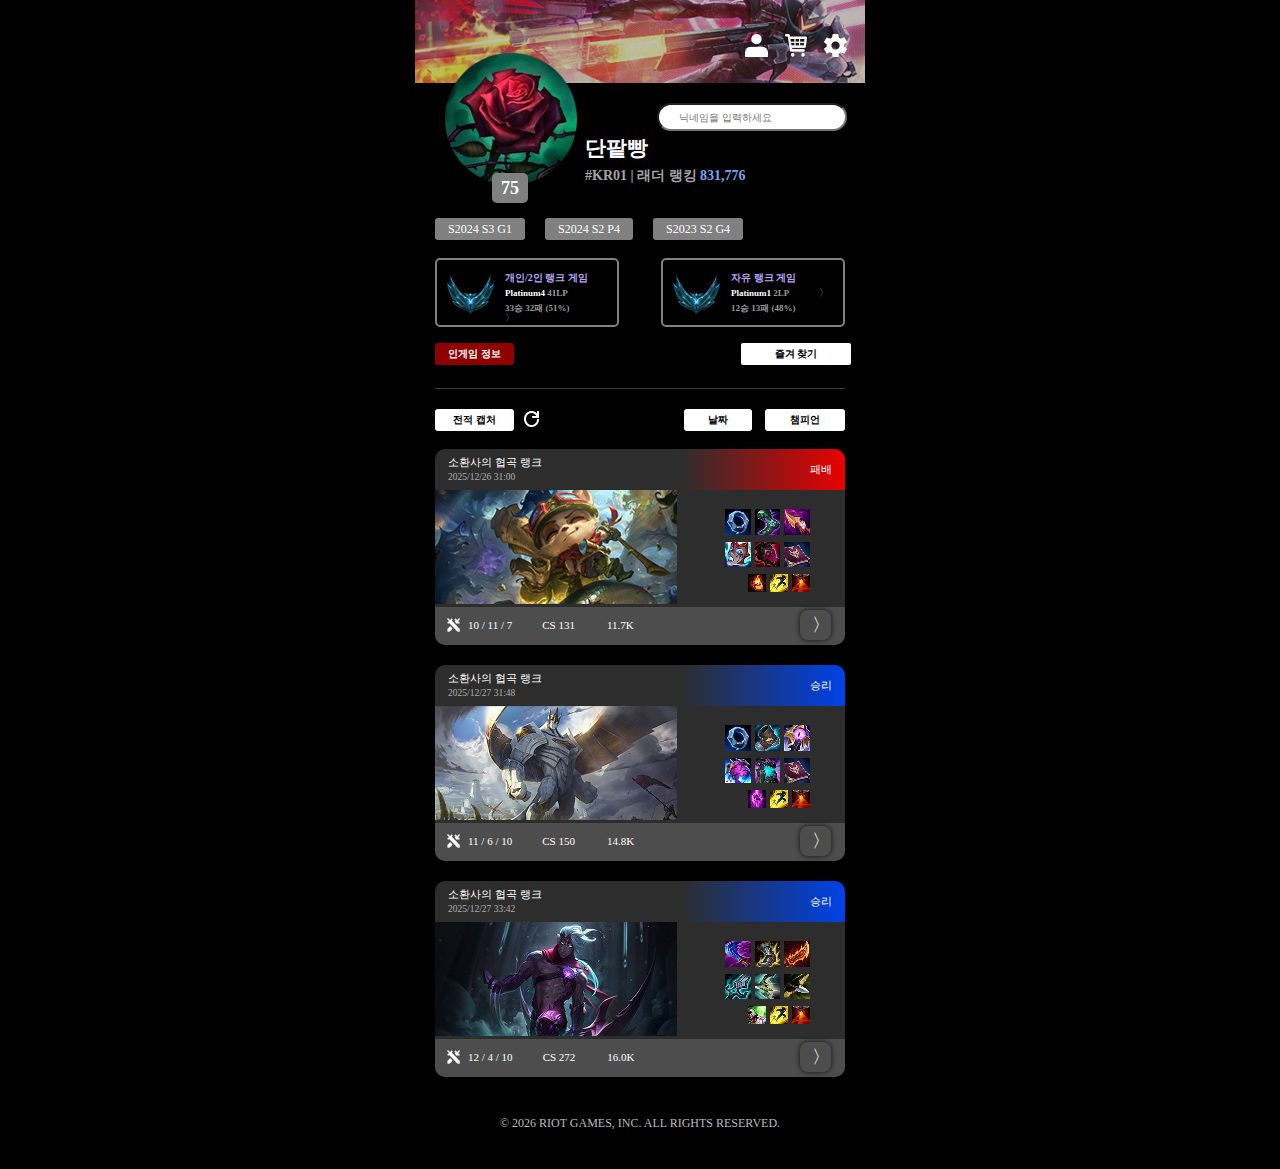
<file: index.html>
<!DOCTYPE html>
<html lang="ko">
<head>
  <meta charset="UTF-8">
  <meta name="viewport" content="width=device-width, initial-scale=1.0">
  <title>Index</title>
  <link rel="stylesheet" href="css/reset.css">
  <link rel="stylesheet" href="css/index.css">
  <link rel="icon" href="images/Riot.ico" type="image/x-icon">
  <link rel="icon" type="image/png" sizes="16x16" href="images/Riot-16x16.png">
  <link rel="icon" type="image/png" sizes="32x32" href="images/Riot-32x32.png">
  <link rel="icon" type="image/png" sizes="192x192" href="images/Riot-192x192.png">
  <script src="js/jquery-3.1.1.min.js"></script>
  <script src="js/script.js"></script>
</head>
<body>
  <div id="wrap">
    <header id="head">
      <div class="icn_hd">
        <a href="mypage.html"><img src="images/icn00.png" alt="마이페이지" class="icn0"></a>
        <a href="order.html"><img src="images/icn01.png" alt="장바구니" class="icn1"></a>
        <a href="option.html"><img src="images/icn02.png" alt="옵션" class="icn2"></a>
      </div><!-- icn_hd -->
    </header><!-- head -->
    <div id="sec1" role="section">
      <div class="profile">
        <img src="images/profile1.jpg.png" alt="프로필 사진">
        <p class="Lv">75</p>
      </div><!-- profile -->
      <div class="search">
      <form action="search" method="post" class="search_form">
        <label for="user_Srh"></label>
        <input type="search" placeholder="닉네임을 입력하세요" id="user_Srh">
      </form>
      </div><!-- search -->
      <div class="name">
        <h2 class="name1">단팥빵</h2>
        <p class="name2">#KR01 | 래더 랭킹 <span>831,776</span></p>
      </div><!-- name -->
      <nav class="season">
        <ul>
          <li class="sea_box1">S2024 S3 G1</li>
          <li class="sea_box2">S2024 S2 P4</li>
          <li class="sea_box3">S2023 S2 G4</li>
        </ul>
      </nav><!-- season -->
      <div class="tier">
        <div class="box1">
          <img src="images/tier.png" alt="티어" class="tie1">
          <div class="tit1">
            <p class="lank1">개인/2인 랭크 게임</p>
            <p class="point1">Platinum4<span> 41LP</span></p>
            <p class="paly1">33승 32패 (51%)</p>
          </div>
          <p class="giho">〉</p>
        </div>
        <div class="box2">
          <img src="images/tier.png" alt="티어" class="tie2">
          <div class="tit2">
            <p class="lank2">자유 랭크 게임</p>
            <p class="point2">Platinum1 <span>2LP</span></p>
            <p class="paly2">12승 13패 (48%)</p>
          </div>
          <p class="giho">〉</p>
        </div>
      </div><!-- tier -->
      <div class="menu1">
        <p class="ingame">인게임 정보</p>
        <p class="main_srh">즐겨 찾기</p>
      </div><!-- menu1 -->
    </div><!-- sec1 -->
    <div id="sec2" role="section">
      <div class="menu2">
        <p class="cap">전적 캡처</p>
        <img src="images/icn03.png" alt="새로고침" class="icn3">
        <p class="month">날짜</p>
        <p class="champion">챔피언</p>
      </div><!-- menu2 -->
      <div class="gamebox1">
        <div class="inf1">
          <div class="inf1_1">
            <p>소환사의 협곡 랭크<br><span>2025/12/26 31:00</span></p>
          </div>
          <div class="inf1_2">
            <p>패배</p>
          </div>
        </div><!-- inf -->
        <div class="img1">
          <div class="cha">
            <img src="images/teemo.png" alt="티모">
          </div><!-- cha -->
          <div class="item">
            <div class="item1">
              <img src="images/item1.jpg" alt="템1">
              <img src="images/item2.png" alt="템2">
              <img src="images/item3.png" alt="템3"><br>
              <img src="images/item4.png" alt="템4">
              <img src="images/item5.png" alt="템5">
              <img src="images/item6.png" alt="템6">
            </div><!-- item1 -->
            <div class="item2">
              <img src="images/spel1.png" alt="스펠1">
              <img src="images/spel2.png" alt="스펠2">
              <img src="images/item7.png" alt="템7">
            </div><!-- item2 -->
          </div><!-- item -->
        </div><!-- img1 -->
        <div class="playoff">
          <nav class="po1">
            <ul>
              <li>
                <img src="images/icn04.png" alt="결투" class="icn4">
                <p>10 / 11 / 7</p>
              </li>
              <li class="li1">CS 131</li>
              <li class="li2">11.7K</li>
            </ul>
          </nav>
          <div class="po2">
            <a href="#" class="movebox">〉</a>
          </div>
        </div><!-- playoff -->
      </div><!-- gamebox1 -->
      <div class="gamebox2">
        <div class="inf2">
          <div class="inf1_1">
            <p>소환사의 협곡 랭크<br><span>2025/12/27 31:48</span></p>
          </div>
          <div class="inf1_2">
            <p>승리</p>
          </div>
        </div><!-- inf -->
        <div class="img1">
          <div class="cha">
            <img src="images/galio.png" alt="갈리오">
          </div><!-- cha -->
          <div class="item">
            <div class="item1">
              <img src="images/item1.jpg" alt="템1">
              <img src="images/item8.png" alt="템2">
              <img src="images/item9.png" alt="템3"><br>
              <img src="images/item10.png" alt="템4">
              <img src="images/item11.png" alt="템5">
              <img src="images/item12.png" alt="템6">
            </div><!-- item1 -->
            <div class="item2">
              <img src="images/spel3.png" alt="스펠1">
              <img src="images/spel2.png" alt="스펠2">
              <img src="images/item7.png" alt="템7">
            </div><!-- item2 -->
          </div><!-- item -->
        </div><!-- img1 -->
        <div class="playoff">
          <nav class="po1">
            <ul>
              <li>
                <img src="images/icn04.png" alt="결투" class="icn4">
                <p>11 / 6 / 10</p>
              </li>
              <li class="li1">CS 150</li>
              <li class="li2">14.8K</li>
            </ul>
          </nav>
          <div class="po2">
            <a href="#" class="movebox">〉</a>
          </div>
        </div><!-- playoff -->
      </div><!-- gamebox2 -->
      <div class="gamebox3">
        <div class="inf2">
          <div class="inf1_1">
            <p>소환사의 협곡 랭크<br><span>2025/12/27 33:42</span></p>
          </div>
          <div class="inf1_2">
            <p>승리</p>
          </div>
        </div><!-- inf -->
        <div class="img1">
          <div class="cha">
            <img src="images/barus.png" alt="바루스">
          </div><!-- cha -->
          <div class="item">
            <div class="item1">
              <img src="images/item13.png" alt="템1">
              <img src="images/item14.png" alt="템2">
              <img src="images/item15.png" alt="템3"><br>
              <img src="images/item16.png" alt="템4">
              <img src="images/item17.png" alt="템5">
              <img src="images/item18.png" alt="템6">
            </div><!-- item1 -->
            <div class="item2">
              <img src="images/spel4.png" alt="스펠1">
              <img src="images/spel2.png" alt="스펠2">
              <img src="images/item7.png" alt="템7">
            </div><!-- item2 -->
          </div><!-- item -->
        </div><!-- img1 -->
        <div class="playoff">
          <nav class="po1">
            <ul>
              <li>
                <img src="images/icn04.png" alt="결투" class="icn4">
                <p>12 / 4 / 10</p>
              </li>
              <li class="li1">CS 272</li>
              <li class="li2">16.0K</li>
            </ul>
          </nav>
          <div class="po2">
            <a href="#" class="movebox">〉</a>
          </div>
        </div><!-- playoff -->
      </div><!-- gamebox3 -->
    </div><!-- sec2 -->
    <p class="copy">&copy; 2026 RIOT GAMES, INC. ALL RIGHTS RESERVED.</p>
  </div>
</body>
</html>
</file>
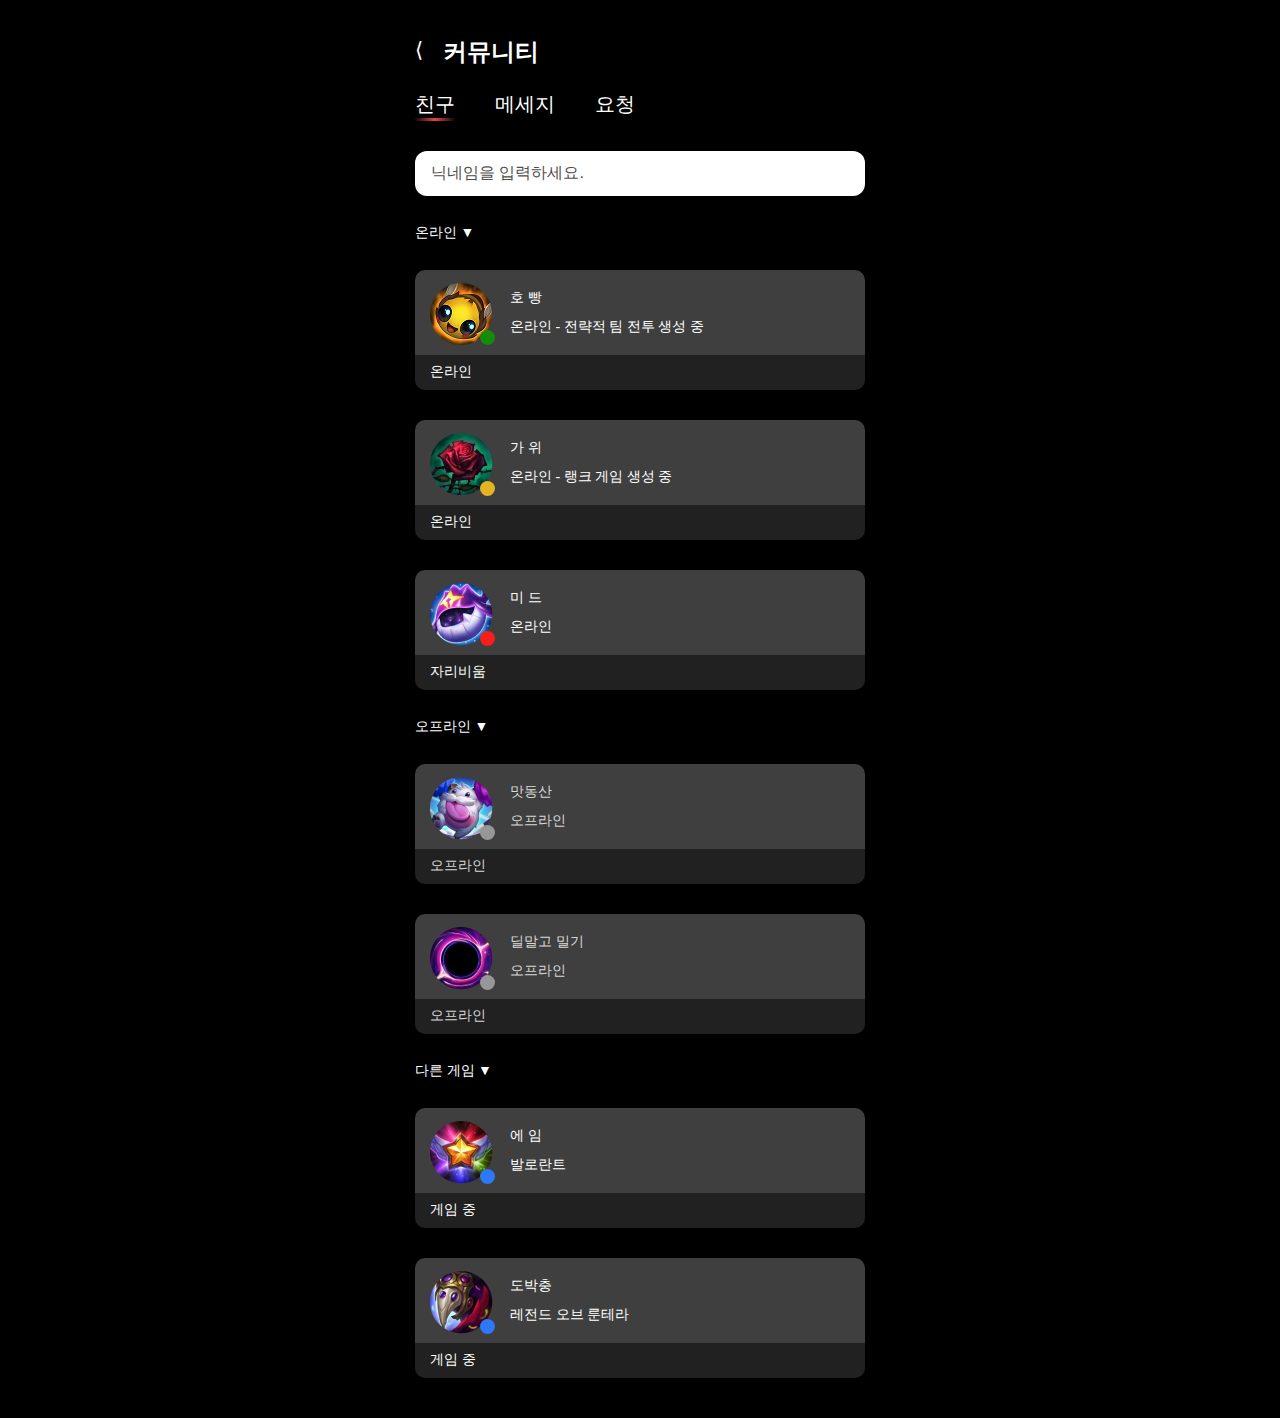
<file: community.html>
<!DOCTYPE html>
<html lang="ko">
<head>
  <meta charset="UTF-8">
  <meta name="viewport" content="width=device-width, initial-scale=1.0">
  <title>Community</title>
  <link rel="stylesheet" href="css/reset.css">
  <link rel="stylesheet" href="css/community.css">
  <link rel="icon" href="images/Riot.ico" type="image/x-icon">
  <link rel="icon" type="image/png" sizes="16x16" href="images/Riot-16x16.png">
  <link rel="icon" type="image/png" sizes="32x32" href="images/Riot-32x32.png">
  <link rel="icon" type="image/png" sizes="192x192" href="images/Riot-192x192.png">
</head>
<body>
  <div id="wrap">
    <div class="header">
      <p class="back"><a href="index.html">⟨</a></p>
      <h2 class="main">커뮤니티</h2>
      <nav class="opt">
        <li class="opt1">친구</li>
        <li class="opt2">메세지</li>
        <li class="opt3">요청</li>
      </nav><!-- opt -->
    </div><!-- header -->
    <div class="srh">
      <input type="search" value="닉네임을 입력하세요." class="srh1">
    </div>
    <div class="on">
      <p class="online">온라인 ▼</p>
      <div class="on_box1">
        <div class="pro1">
          <img src="images/pro1.png" alt="프로필사진1" class="pro1_1">
          <div class="circle"></div>
          <p class="nick1">호 빵</p>
          <p class="play1">온라인 - 전략적 팀 전투 생성 중</p>
        </div>
        <div class="use1">
          <p class="use1_1">온라인</p>
        </div>
      </div><!-- on_box1 -->
      <div class="on_box1">
        <div class="pro1">
          <img src="images/pro2.png" alt="프로필사진1" class="pro1_1">
          <div class="circle3"></div>
          <p class="nick1">가 위</p>
          <p class="play1">온라인 - 랭크 게임 생성 중</p>
        </div>
        <div class="use1">
          <p class="use1_1">온라인</p>
        </div>
      </div><!-- on_box1 -->
      <div class="on_box1">
        <div class="pro1">
          <img src="images/pro3.png" alt="프로필사진1" class="pro1_1">
          <div class="circle4"></div>
          <p class="nick1">미 드</p>
          <p class="play1">온라인</p>
        </div>
        <div class="use1">
          <p class="use1_1">자리비움</p>
        </div>
      </div><!-- on_box1 -->
    </div><!-- on -->
    <div class="off">
      <p class="online">오프라인 ▼</p>
      <div class="on_box2">
        <div class="pro1">
          <img src="images/pro4.png" alt="프로필사진1" class="pro1_1">
          <div class="circle2"></div>
          <p class="nick1">맛동산</p>
          <p class="play1">오프라인</p>
        </div>
        <div class="use1">
          <p class="use1_1">오프라인</p>
        </div>
      </div><!-- on_box1 -->
      <div class="on_box2">
        <div class="pro1">
          <img src="images/pro5.png" alt="프로필사진1" class="pro1_1">
          <div class="circle2"></div>
          <p class="nick1">딜말고 밀기</p>
          <p class="play1">오프라인</p>
        </div>
        <div class="use1">
          <p class="use1_1">오프라인</p>
        </div>
      </div><!-- on_box1 -->
    </div><!-- off -->
    <div class="change">
      <p class="online">다른 게임 ▼</p>
      <div class="on_box1">
        <div class="pro1">
          <img src="images/pro6.png" alt="프로필사진1" class="pro1_1">
          <div class="circle1"></div>
          <p class="nick1">에 임</p>
          <p class="play1">발로란트</p>
        </div>
        <div class="use1">
          <p class="use1_1">게임 중</p>
        </div>
      </div><!-- on_box1 -->
      <div class="on_box1">
        <div class="pro1">
          <img src="images/pro7.png" alt="프로필사진1" class="pro1_1">
          <div class="circle1"></div>
          <p class="nick1">도박충</p>
          <p class="play1">레전드 오브 룬테라</p>
        </div>
        <div class="use1">
          <p class="use1_1">게임 중</p>
        </div>
      </div><!-- on_box1 -->
    </div><!-- off -->
  </div><!-- wrap -->
</body>
</html>
</file>
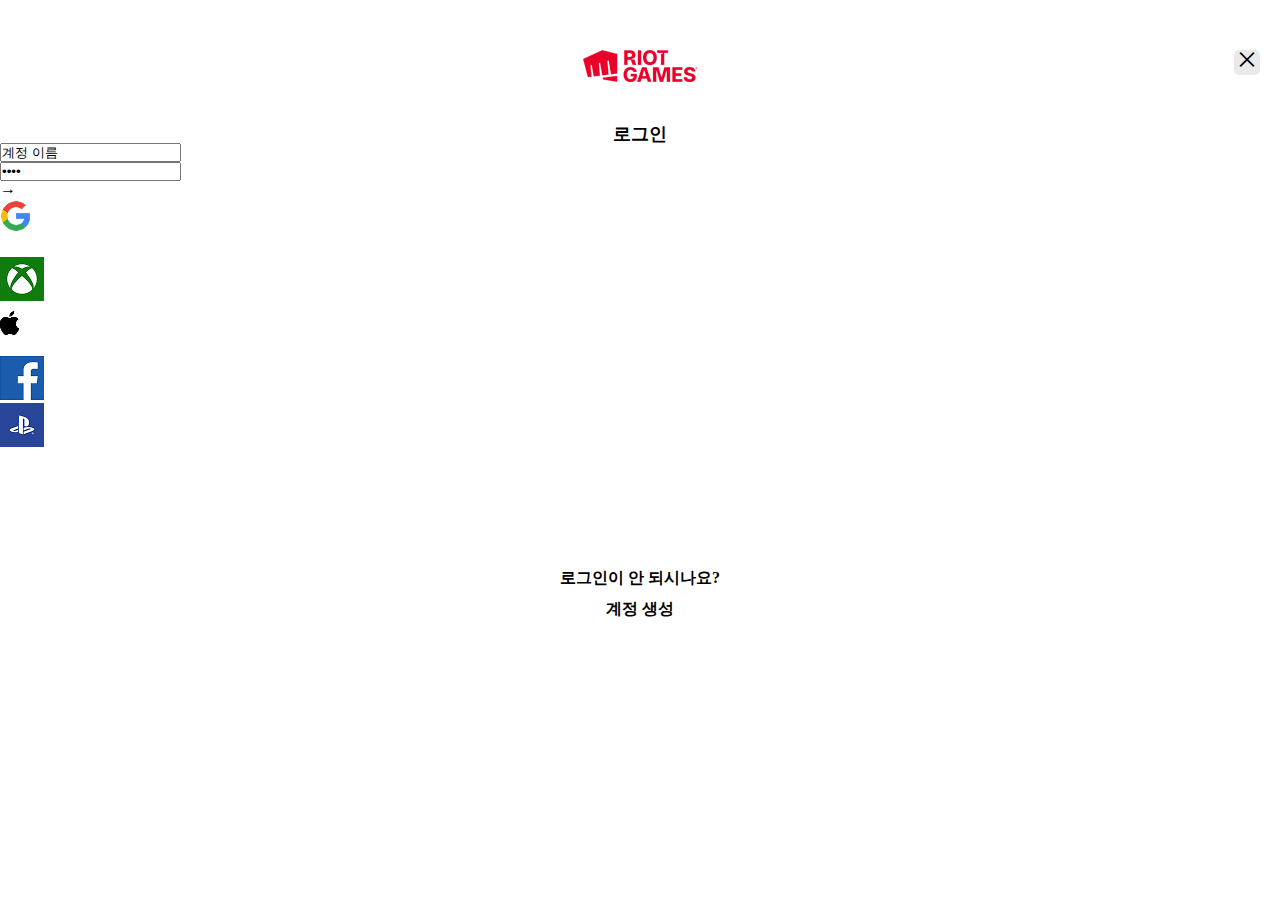
<file: login.html>
<!DOCTYPE html>
<html lang="ko">
<head>
  <meta charset="UTF-8">
  <meta name="viewport" content="width=device-width, initial-scale=1.0">
  <title>Riot_login</title>
  <link rel="stylesheet" href="css/reset.css">
  <link rel="stylesheet" href="css/login.css">
  <link rel="icon" href="images/Riot.ico" type="image/x-icon">
  <link rel="icon" type="image/png" sizes="16x16" href="images/Riot-16x16.png">
  <link rel="icon" type="image/png" sizes="32x32" href="images/Riot-32x32.png">
  <link rel="icon" type="image/png" sizes="192x192" href="images/Riot-192x192.png">
</head>
<body>
  <div id="wrap">
    <div id="head_log">
      <img src="images/Untitled-1.png" alt="logo" class="log_logo">
      <p class="log_close"><a href="index.html">⨉</a></p>
    </div>
    <div id="login">
      <h2>로그인</h2>
      <div>
        <input type="email" value="계정 이름" class="log_id">
      </div>
      <div>
        <input type="password" value="비밀번호" class="log_pwd">
      </div>
    </div>
    <div>
      <p class="log_next"><a href="index.html">→</a></p>
    </div>
    <div id="sns">
      <nav id="wrap_nav">
        <li class="Google"><a href="#"><img src="images/Google.png" alt="Google"></a></li>
        <li class="XBox"><a href="#"><img src="images/XBox.png" alt="XBox"></a></li>
        <li class="Apple"><a href="#"><img src="images/Apple.png" alt="Apple"></a></li>
        <li class="FB"><a href="#"><img src="images/FackBook.png" alt="FaceBook"></a></li>
        <li class="PS"><a href="#"><img src="images/Ps4.png" alt="PlayStation"></a></li>
      </nav>
    </div>
    <div id="fnb">
      <div>
        <p class="fnb1"><a href="#">로그인이 안 되시나요?</a></p>
      </div>
      <div>
        <p class="fnb2"><a href="signup.html">계정 생성</a></p>
      </div>
    </div>
  </div>
</body>
</html>
</file>
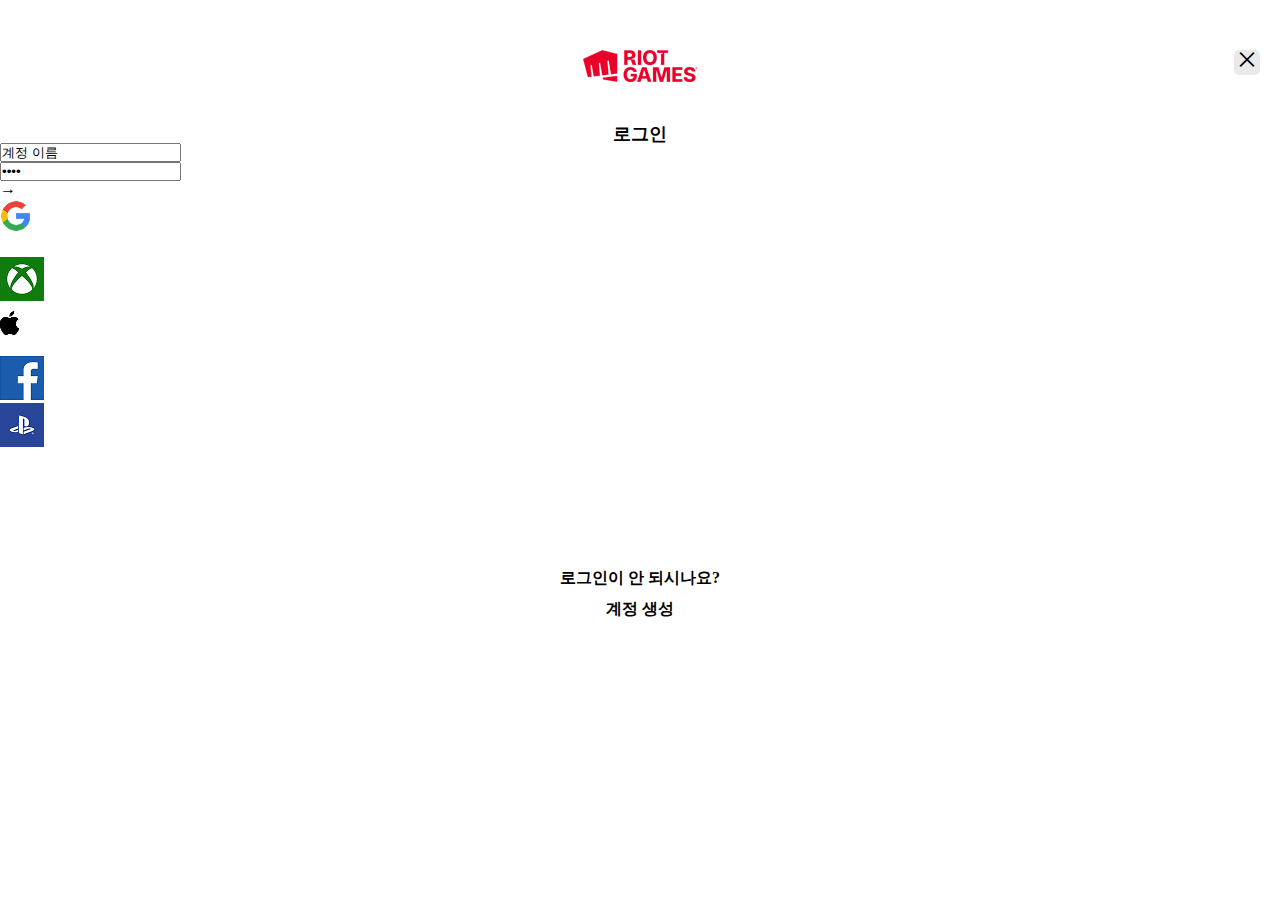
<file: mypage.html>
<!DOCTYPE html>
<html lang="ko">
<head>
  <meta charset="UTF-8">
  <meta name="viewport" content="width=device-width, initial-scale=1.0">
  <title>mypage</title>
  <link rel="stylesheet" href="css/reset.css">
  <link rel="stylesheet" href="css/mypage.css">
  <link rel="icon" href="images/Riot.ico" type="image/x-icon">
  <link rel="icon" type="image/png" sizes="16x16" href="images/Riot-16x16.png">
  <link rel="icon" type="image/png" sizes="32x32" href="images/Riot-32x32.png">
  <link rel="icon" type="image/png" sizes="192x192" href="images/Riot-192x192.png">
  <script src="js/jquery-3.1.1.min.js"></script>
  <script src="js/script.js"></script>
</head>
<body>
  <div class="container">
    <a href="index.html"><img src="images/Untitled-1.png" alt="logo" class="log_logo"></a>
    <div class="container_box">
      <h2>내 정보</h2>
      <div id="userInfo">로그인 후 이용해주세요.</div>    
      <button id="logoutButton" class="logout">로그아웃</button>
    </div>
  </div>

</body>
</html>
</file>
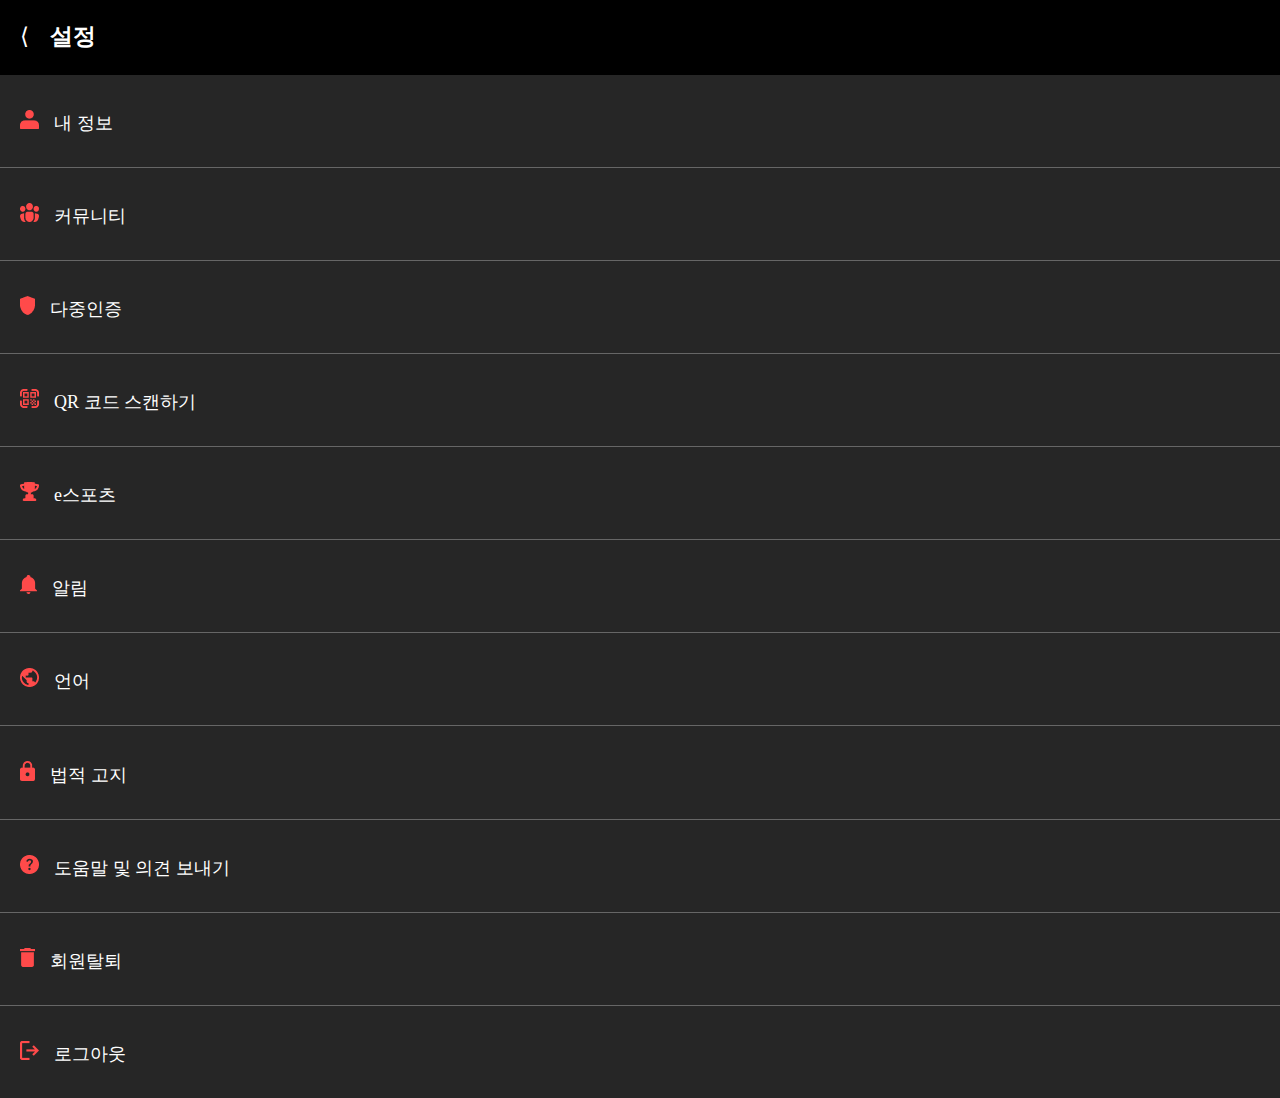
<file: option.html>
<!DOCTYPE html>
<html lang="ko">
<head>
  <meta charset="UTF-8">
  <meta name="viewport" content="width=device-width, initial-scale=1.0">
  <title>Option</title>
  <link rel="stylesheet" href="css/reset.css">
  <link rel="stylesheet" href="css/option.css">
  <link rel="icon" href="images/Riot.ico" type="image/x-icon">
  <link rel="icon" type="image/png" sizes="16x16" href="images/Riot-16x16.png">
  <link rel="icon" type="image/png" sizes="32x32" href="images/Riot-32x32.png">
  <link rel="icon" type="image/png" sizes="192x192" href="images/Riot-192x192.png">
  <script src="js/jquery-3.1.1.min.js"></script>
  <script src="js/script.js"></script>
</head>
<body>
  <div id="wrap">
    <div class="header">
      <p> <a href="index.html">⟨</a></p>
      <h2>설정</h2> 
    </div><!-- header -->
    <nav class="menu">
      <ul>
        <li class="me0"><a href="mypage.html"><img src="images/icn0.png" alt="icn1">내 정보</a></li>
        <li class="me1"><a href="community.html"><img src="images/icn1.png" alt="icn1">커뮤니티</a></li>
        <li class="me2"><a href="#"><img src="images/icn2.png" alt="icn2">다중인증</a></li>
        <li class="me3"><a href="#"><img src="images/icn3.png" alt="icn3">QR 코드 스캔하기</a></li>
        <li class="me4"><a href="#"><img src="images/icn4.png" alt="icn4">e스포츠</a></li>
        <li class="me5"><a href="#"><img src="images/icn5.png" alt="icn5">알림</a></li>
        <li class="me6"><a href="#"><img src="images/icn6.png" alt="icn6">언어</a></li>
        <li class="me7"><a href="#"><img src="images/icn7.png" alt="icn7">법적 고지</a></li>
        <li class="me8"><a href="#"><img src="images/icn8.png" alt="icn8">도움말 및 의견 보내기</a></li>
        <li class="me9" id="signOut"><a href="#"><img src="images/icn9.png" alt="icn9">회원탈퇴</a></li>
        <li class="me10" id="logoutButton"><a href="#"><img src="images/icn10.png" alt="icn10">로그아웃</a></li>
      </ul>
      </nav>
  </div><!-- wrap -->
</body>
</html>
</file>
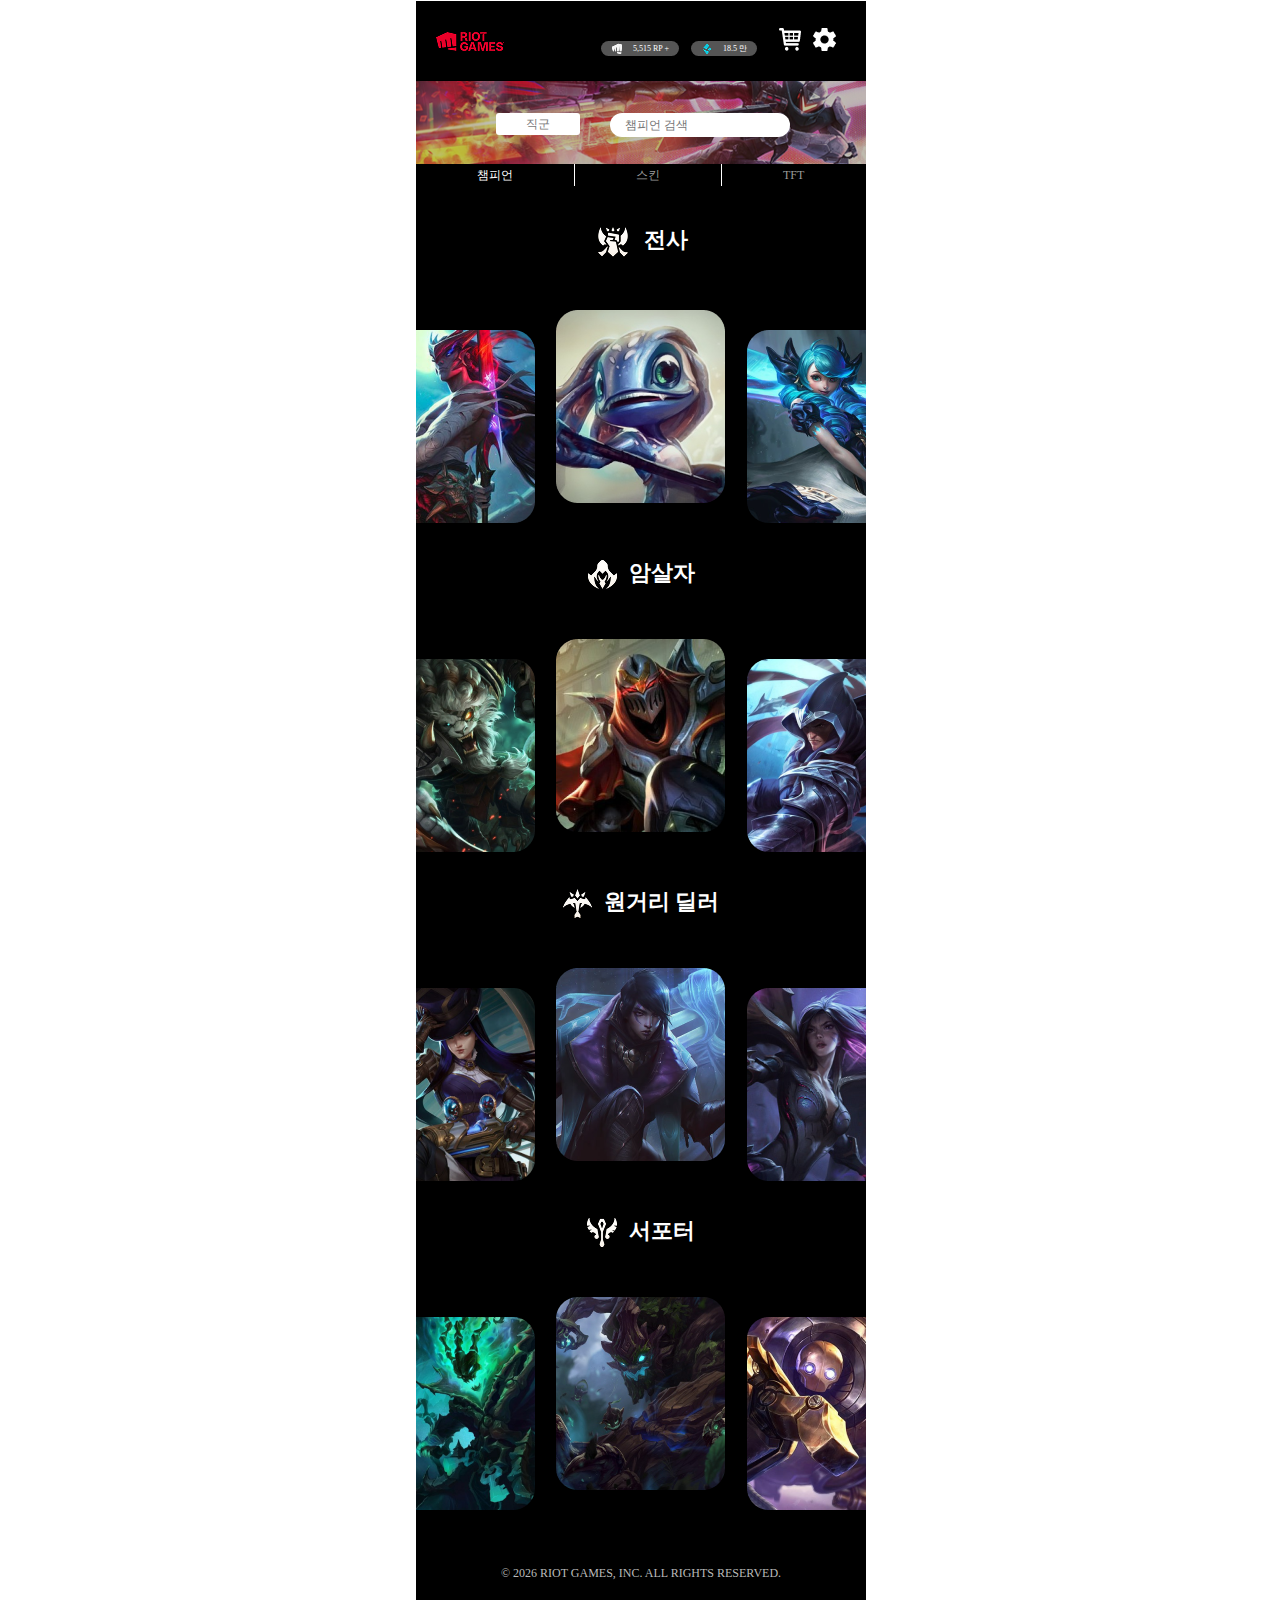
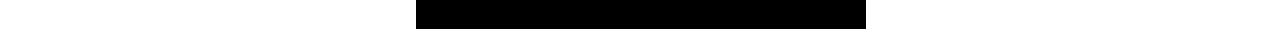
<file: order.html>
<!DOCTYPE html>
<html lang="ko">
<head>
  <meta charset="UTF-8">
  <meta name="viewport" content="width=device-width, initial-scale=1.0">
  <title>order</title>
  <link rel="stylesheet" href="css/reset.css">
  <link rel="stylesheet" href="css/order.css">
  <link rel="icon" href="images/Riot.ico" type="image/x-icon">
  <link rel="icon" type="image/png" sizes="16x16" href="images/Riot-16x16.png">
  <link rel="icon" type="image/png" sizes="32x32" href="images/Riot-32x32.png">
  <link rel="icon" type="image/png" sizes="192x192" href="images/Riot-192x192.png">
  <script src="js/jquery-3.1.1.min.js"></script>
  <script src="js/script.js"></script>
</head>
<body>
  <div id="wrap">
    <header class="head">
      <a href="index.html" class="Logo"><img src="images/riotlogo3.png" alt="메인로고"></a>
      <a href="pay.html" class="mon1"><img src="images/icn05.png" alt="로고1">5,515 RP +</a>
      <a href="#" class="mon2"><img src="images/icn06.png" alt="로고2">18.5 만</a>
      <a href="order.html"><img src="images/icn01.png" alt="장바구니" class="icn1"></a>
      <a href="option.html"><img src="images/icn02.png" alt="옵션" class="icn2"></a>
    </header><!-- head -->
    <div class="sec1">
      <div class="imgBg">
        <a href="#"><p class="shopMenu">직군</p></a>
        <input type="search" placeholder="챔피언 검색" class="shopSearch">
      </div><!-- imgBg -->
      <nav class="menu">
        <ul>
          <li class="menu1">챔피언</li>
          <li class="menu2">스킨</li>
          <li class="menu3">TFT</li>
        </ul>
      </nav>
    </div><!-- sec1 -->
    <div class="sec2">
      <div class="pos1">
        <div class="name1">
          <a href="#"><img src="images/position1.png" alt="posImg">전사</a>
        </div>
        <nav class="pos1_1">
          <ul>
            <li class="posi1"><img src="images/yone.png" alt="yone"></li>
            <li class="posi2"><img src="images/piz.png" alt="piz"></li>
            <li class="posi3"><img src="images/gwen.png" alt="gwen"></li>
          </ul>
        </nav>
      </div><!-- pos1 -->
      <div class="pos2">
        <div class="name2">
          <a href="#"><img src="images/position2.png" alt="posImg">암살자</a>
        </div>
        <nav class="pos2_1">
          <ul>
            <li class="posi4"><img src="images/renga.png" alt="renga"></li>
            <li class="posi5"><img src="images/zed.png" alt="zed"></li>
            <li class="posi6"><img src="images/talon.png" alt="talon"></li>
          </ul>
          </nav>
      </div><!-- pos2 -->
      <div class="pos3">
        <div class="name3">
          <a href="#"><img src="images/position3.png" alt="posImg">원거리 딜러</a>
        </div>
        <nav class="pos3_1">
          <ul>
            <li class="posi7"><img src="images/keit.png" alt="keit"></li>
            <li class="posi8"><img src="images/apellios.png" alt="apellios"></li>
            <li class="posi9"><img src="images/kaisa.png" alt="kaisa"></li>
          </ul>
        </nav>
      </div><!-- pos3 -->
      <div class="pos4">
        <div class="name4">
          <a href="#"><img src="images/position4.png" alt="posImg">서포터</a>
        </div>
        <nav class="pos4_1">
          <ul>
            <li class="posi10"><img src="images/thresh.png" alt="thresh"></li>
            <li class="posi11"><img src="images/maokai.png" alt="maokai"></li>
            <li class="posi12"><img src="images/blz.png" alt="blz"></li>
          </ul>
        </nav>
      </div><!-- pos4 -->
    </div>
    <p class="copy">&copy; 2026 RIOT GAMES, INC. ALL RIGHTS RESERVED.</p>
  </div>
</body>
</html>
</file>
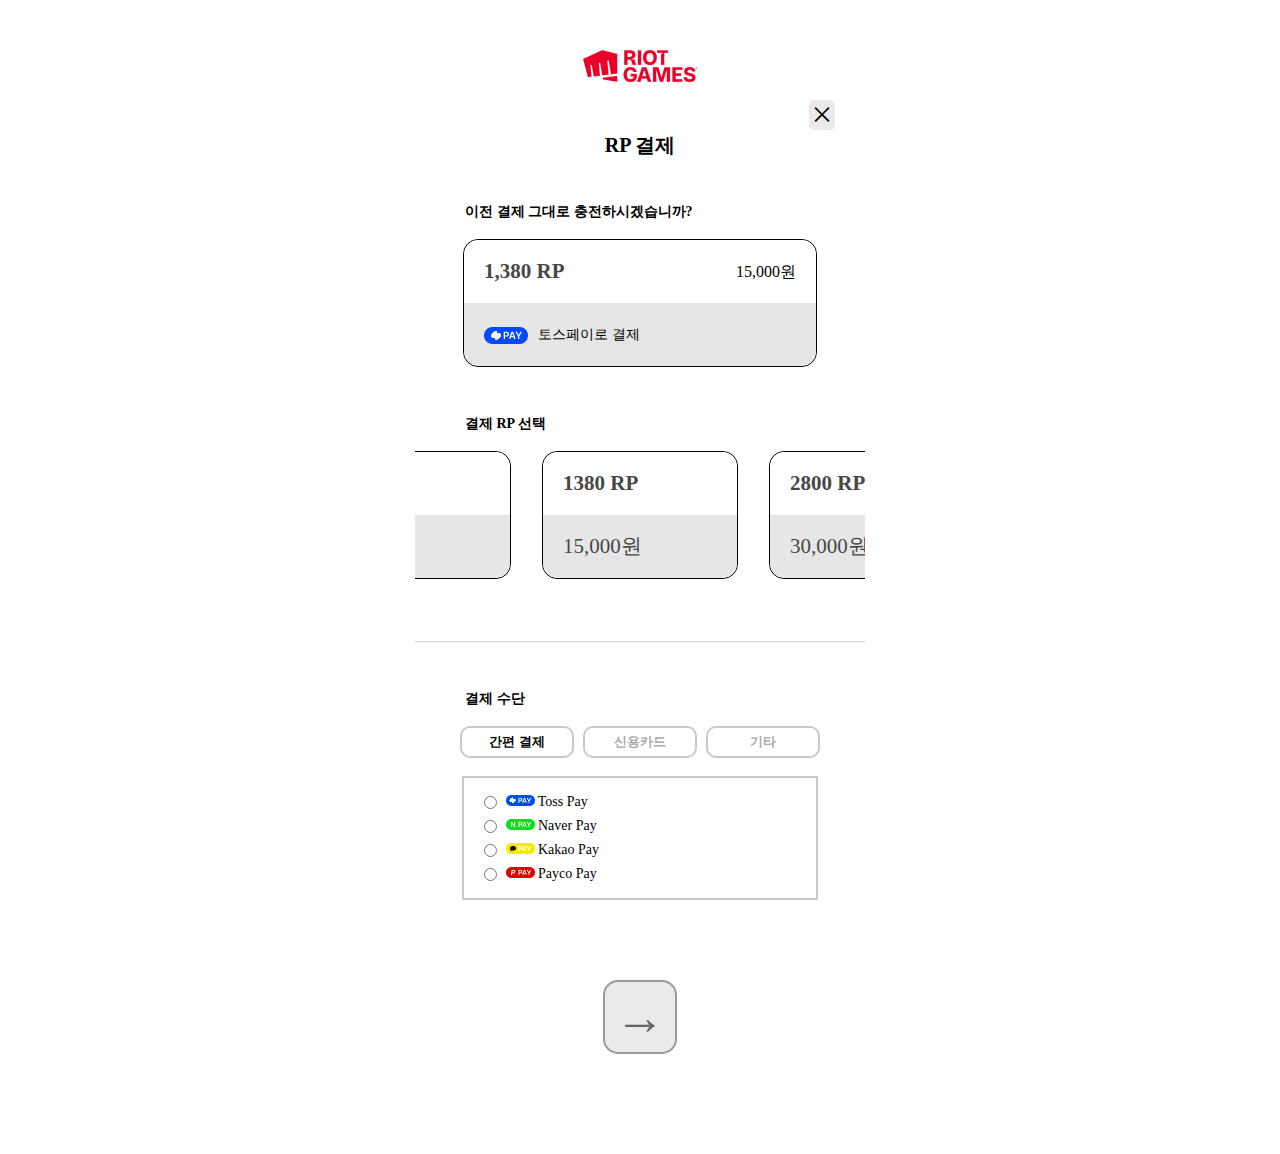
<file: pay.html>
<!DOCTYPE html>
<html lang="ko">
<head>
  <meta charset="UTF-8">
  <meta name="viewport" content="width=device-width, initial-scale=1.0">
  <title>Pay</title>
  <link rel="stylesheet" href="css/reset.css">
  <link rel="stylesheet" href="css/pay.css">
  <link rel="icon" href="images/Riot.ico" type="image/x-icon">
  <link rel="icon" type="image/png" sizes="16x16" href="images/Riot-16x16.png">
  <link rel="icon" type="image/png" sizes="32x32" href="images/Riot-32x32.png">
  <link rel="icon" type="image/png" sizes="192x192" href="images/Riot-192x192.png">
  <script src="js/jquery-3.1.1.min.js"></script>
  <script src="js/script.js"></script>
</head>
<body>
  <div id="wrap">
    <div id="head_log">
      <a href="index.html"><img src="images/Untitled-1.png" alt="logo" class="log_logo"></a>
      <p class="log_close"><a href="order.html">⨉</a></p>
      <h2 class="hdln">RP 결제</h2>
    </div>
    <h3>이전 결제 그대로 충전하시겠습니까?</h3>
    <div class="befPay">
      <div class="befPay1">
        <p class="RP">1,380 RP</p>
        <p class="won">15,000원</p>
      </div>
      <div class="befPay2">
        <img src="images/payToss.png" alt="toss" class="pay1">
        <p class="txt1">토스페이로 결제</p>
      </div>
    </div>
    <div class="Pay">
      <h3>결제 RP 선택</h3>
      <div class="payBox1">
        <div class="GM1">575 RP</div>
        <div class="MN1">6,800원</div>
      </div>
      <div class="payBox2">
        <div class="GM2">1380 RP</div>
        <div class="MN2">15,000원</div>
      </div>
      <div class="payBox3">
        <div class="GM3">2800 RP</div>
        <div class="MN3">30,000원</div>
      </div>
    </div>
    <div class="payKind">
      <h3 class="hrd">결제 수단</h3>
      <nav class="payKind1">
        <ul>
          <li class="kd1">간편 결제</li>
          <li class="kd2">신용카드</li>
          <li class="kd3">기타</li>
        </ul>
      </nav>
      <div class="payKind2">
        <div class="box1">
        <input type="radio" id="check1" name="Toss" value="tossPay">
        <label for="check1"><img src="images/pay1.png" alt="p1" class="p1_1"> Toss Pay</label>
        </div>
        <div class="box1">
        <input type="radio" id="check2" name="Naver" value="naverPay">
        <label for="check2"><img src="images/pay2.png" alt="p2" class="p2_1"> Naver Pay</label>
        </div>
        <div class="box1">
        <input type="radio" id="check3" name="Kakao" value="kakaoPay">
        <label for="check3"><img src="images/pay3.png" alt="p3" class="p3_1"> Kakao Pay</label>
        </div>
        <div class="box1">
        <input type="radio" id="check4" name="Payco" value="paycoPay">
        <label for="check4"><img src="images/pay4.png" alt="p4" class="p4_1"> Payco Pay</label>
        </div>      
      </div>        
      <div>
        <p class="log_next"><a href="order.html">→</a></p>
      </div>
    </div>
  </div>
</body>
</html>
</file>
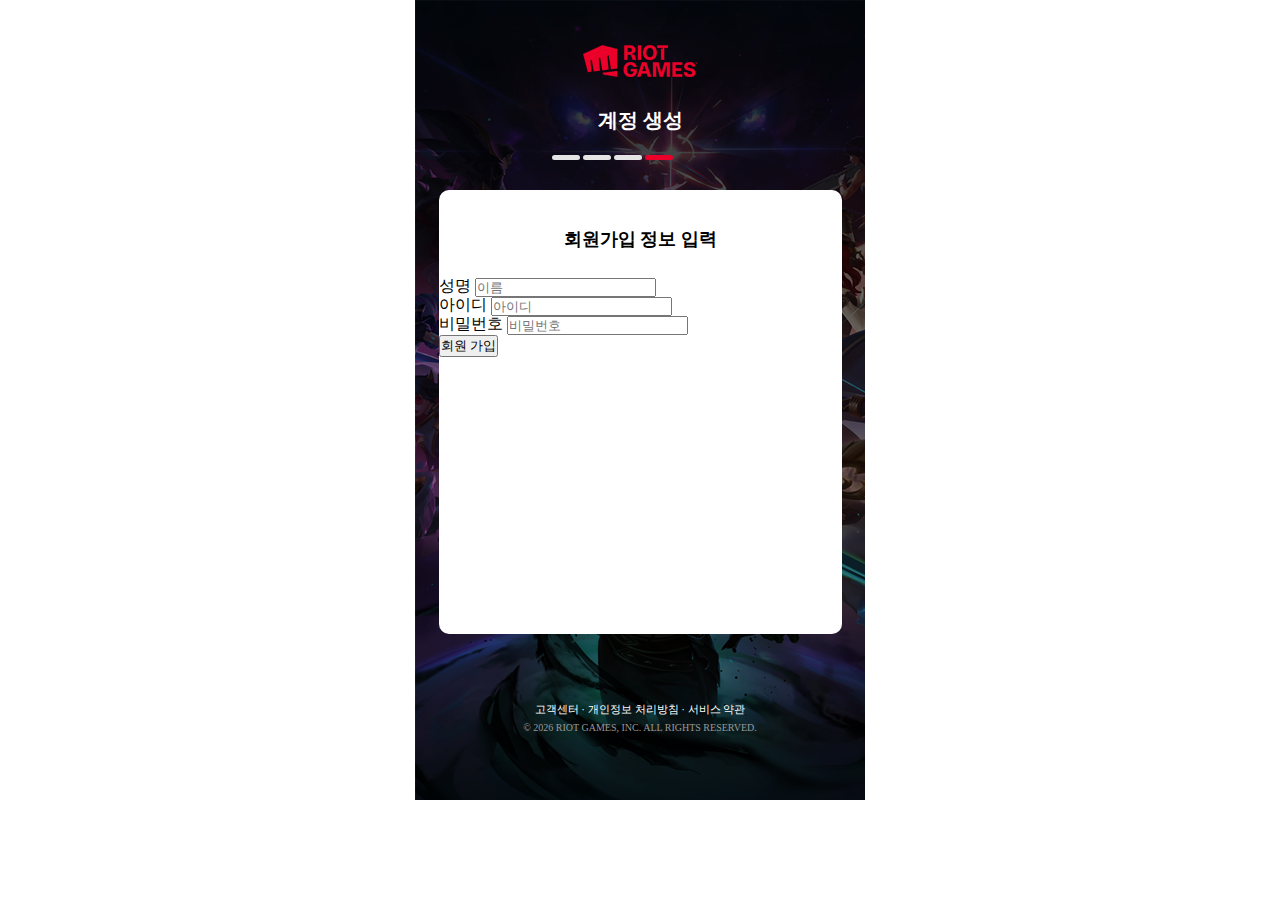
<file: signup.html>
<!DOCTYPE html>
<html lang="ko">
<head>
  <meta charset="UTF-8">
  <meta name="viewport" content="width=device-width, initial-scale=1.0">
  <title>signup</title>
  <link rel="stylesheet" href="css/reset.css">
  <link rel="stylesheet" href="css/signup.css">
  <link rel="icon" href="images/Riot.ico" type="image/x-icon">
  <link rel="icon" type="image/png" sizes="16x16" href="images/Riot-16x16.png">
  <link rel="icon" type="image/png" sizes="32x32" href="images/Riot-32x32.png">
  <link rel="icon" type="image/png" sizes="192x192" href="images/Riot-192x192.png">
  <script src="js/jquery-3.1.1.min.js"></script>
  <script src="js/script.js"></script>
</head>
<body>
  <div id="wrap">
    <div class="header">
      <p class="log_logo"><a href="login.html"><img src="images/Untitled-1.png" alt="logo"></a></p>
      <h2 class="txt1">계정 생성</h2>
      <nav class="box">
        <ul>
          <li class="box1"></li>
          <li class="box1"></li>
          <li class="box1"></li>
          <li id="box1" class="box1"></li>
        </ul>
      </nav>
    </div>
    <div class="agree">
      <h3 class="ag_txt">회원가입 정보 입력</h3>
      <form action="login" method="post" class="login_form">
        <div>
          <label for="log_name" id="form-name">성명</label>
          <input type="text" id="log_name" class="log_name" placeholder="이름">
        </div>
        <div>
          <label for="log_id" id="form-id">아이디</label>
          <input type="email" id="log_id" class="log_id" placeholder="아이디">
        </div>
        <div>
          <label for="log_pwd" id="form-pwd">비밀번호</label>
          <input type="password" id="log_pwd" class="log_pwd" placeholder="비밀번호">
        </div>
        <button id="signButton">회원 가입</button>
      </form>
    </div>
    <div class="fnb">
      <p class="fnb_1">
        <a href="#">고객센터</a> ·
        <a href="#">개인정보 처리방침</a> · 
        <a href="#">서비스 약관</a>
      </p>
      <p class="copy">&copy; 2026 RIOT GAMES, INC. ALL RIGHTS RESERVED.</p>
    </div>
  </div>
</body>
</html>
</file>
<file: css/option.css>
@charset "utf-8";

/* wrap */
* { margin: 0; padding: 0; }
a { text-decoration: none; color: inherit; }
body { margin: 0 auto; }

/* header */
#wrap { background-color: #262626; }
.header { font-size: 23px; color: #fff; font-style: normal;  height: 50px; 
background-color: #000; padding-left: 20px; padding-top: 25px; }
.header p { float: left; }
.header h2 { margin-left: 30px; }

/* nav */
.menu { color: #fff; font-size: 18px; width: 100%; }
.menu img { margin-right: 15px; }
.me0 { padding: 35px 20px; border-bottom: 1px solid #666; }
.me1 { padding: 35px 20px; border-bottom: 1px solid #666; }
.me2 { padding: 35px 20px; border-bottom: 1px solid #666; }
.me3 { padding: 35px 20px; border-bottom: 1px solid #666; }
.me4 { padding: 35px 20px; border-bottom: 1px solid #666; }
.me5 { padding: 35px 20px; border-bottom: 1px solid #666; }
.me6 { padding: 35px 20px; border-bottom: 1px solid #666; }
.me7 { padding: 35px 20px; border-bottom: 1px solid #666; }
.me8 { padding: 35px 20px; border-bottom: 1px solid #666; }
.me9 { padding: 35px 20px; border-bottom: 1px solid #666; }
.me10 { padding: 35px 20px; }
</file>
<file: css/index.css>
@charset "utf-8";

/* reset */
* { margin: 0; padding: 0; }
a { text-decoration: none; color: inherit; }
body { background-color: #000; color: #fff; }
hr { margin-top: 295px; width: 398px; margin-left: 20px; }

/* wrap */
#wrap { width: 450px; margin:0 auto;  overflow: hidden; }

/* header */
#head { width: 450px; height: 83px; background: url("../images/backimage1.png"); position: relative; }
.icn_hd { position: absolute; top: 34px; right: 18px;}
.icn0 { margin-right: 13px; }
.icn1 { margin-right: 13px; }

/* section1 */
.profile { position: absolute; margin-top: -30px; margin-left: 30px; }
.Lv { font-size: 18px; font-weight: bold; position: absolute; margin-top: -15px; 
  margin-left: 47px; background-color: #808080; padding: 6px 9px; border-radius: 5px; }
.search { position: absolute; margin-top: 20px; margin-left: 242px; }
.search #user_Srh { color: #999; font-size: 10px; width: 190px; height: 28px; 
  padding-left: 20px; border-radius: 40px; }

.name { font-weight: bold; position: absolute; margin-top: 55px; margin-left: 170px; }
.name1 { font-size: 21px; }
.name2 { font-size: 14px; margin-top: 10px; color: #A3A3A3; }
.name2 span { color: #7ba1f2; }

.season { position: absolute; margin-left: 20px; margin-top: 135px; font-size: 12px; }
.sea_box1 { float: left; background-color: #808080; padding: 5px 13px; border-radius: 3px; }
.sea_box2 { float: left; margin-left: 20px; background-color: #808080; padding: 5px 13px; border-radius: 3px; }
.sea_box3 { float: left; margin-left: 20px; background-color: #808080; padding: 5px 13px; border-radius: 3px; }

.tier { position: absolute; }
.box1 { border: 2px solid #808080; width: 160px; height: 55px; padding: 5px 10px; 
  margin-top: 175px; margin-left: 20px; border-radius: 5px; float: left; }
.tie1 { float: left; margin-top: 6px; margin-right: 11px; }
.tit1 { margin-top: 8px; float: left; margin-right: 12px; font-weight: bold; }
.lank1 { font-size: 10px; color: #B9A4FA; }
.point1 { font-size: 9px; margin-top: 6px; }
.point1 span { color: #999; }
.paly1 { color: #999; font-size: 9px; margin-top: 6px; }
.giho { font-size: 10px; margin-top: 23px; color: #999; }

.box2 { border: 2px solid #808080; width: 160px; height: 55px; padding: 5px 10px; 
  margin-top: 175px; margin-left: 42px; border-radius: 5px; float: left;}
.tie2 { float: left; margin-top: 6px; margin-right: 11px; }
.tit2 { margin-top: 8px; float: left; margin-right: 23px; font-weight: bold; }
.lank2 { font-size: 10px; color: #B9A4FA; }
.point2 { font-size: 9px; margin-top: 6px; }
.point2 span { color: #999; }
.paly2 { color: #999; font-size: 9px; margin-top: 6px; }
.giho { font-size: 10px; margin-top: 23px; color: #999; }

.menu1 { font-weight: bold; font-size: 10px; position: absolute; margin-top: 260px; }
.ingame { float: left; padding: 6px 13px; background-color: #8F0000; border-radius: 3px; 
margin-left: 20px;}
.main_srh { float: left; padding: 6px 34px; background-color: #fff; border-radius: 2px; 
color: #000; margin-left: 227px; }

/* section2 */
#sec2 { margin-left: 20px; margin-top: 305px; border-top: 1px solid #333; padding-top: 20px; width: 410px; }
.menu2 { font-size: 10px; font-weight: bold; color: #000; }
.cap { float: left; padding: 6px 18px; background-color: #fff; border-radius: 3px; }
.icn3 { float: left; margin-left: 10px; margin-top: 2px; }
.month { float: left; margin-left: 145px; padding: 6px 24px; background-color: #fff; border-radius: 3px; }
.champion { float: right; padding: 6px 25px; background-color: #fff; border-radius: 3px; }

.gamebox1 { margin-top: 40px; }
.inf1 { font-size: 11px; padding: 6px 13px; border-radius: 10px 10px 0 0; 
background-image: linear-gradient( to right, #2d2d2d 60%, #e80000 ); }
.inf1_1 { line-height: 14px;  }
.inf1_1 span { font-size: 9.5px; color: #afafaf; }
.inf1_2 { float: right; margin-top: -20px; }

.img1 { background-color: #2d2d2d; }
.item { float: right; margin-top: -98px; line-height: 25px; margin-right: 35px; }
.item1 { text-align: right; }
.item2 { text-align: right; }

.playoff { background-color: #4d4d4d; border-radius: 0 0 10px 10px; }
.po1 { height: 38px; font-size: 11px; }
.icn4 { float: left; margin-top: 11px; margin-left: 12px; }
.po1 p { float: left; margin-top: 13px; margin-left: 7px;  }
.li1 { float: left; margin-top: 13px; margin-left: 30px; }
.li2 { float: left; margin-top: 13px; margin-left: 32px; }
.po2 { float: right; margin-top: -35px; font-size: 18px; background-color: #4d4d4d; 
  padding: 6px 1px; padding-left: 12px; margin-right: 14px; border-radius: 8px; 
  box-shadow: 0 0 5px #111;}

/* add */
.gamebox2 { margin-top: 20px; }
.gamebox3 { margin-top: 20px; }
.inf2 { font-size: 11px; padding: 6px 13px; border-radius: 10px 10px 0 0; 
background-image: linear-gradient( to right, #2d2d2d 60%, #0042E8 ); }

/* copy */
.copy { text-align: center; font-size: 12px; color: #bababa; margin-top: 40px; margin-bottom: 40px; }
</file>
<file: css/community.css>
@charset "utf-8";

/* reset */
* { margin: 0; padding: 0; }
a { text-decoration: none; color: inherit; }
body { background-color: #000; color: #fff; }

/* wrap */
#wrap { width: 450px; margin: 0 auto; padding: 40px 20px; }

/* header */
.back { font-size: 21px; float: left; margin-right: 20px; }
.main { font-size: 24px; }
.opt { font-size: 20px; margin-top: 30px; }
.opt1 { float: left; padding-bottom: 4px; border-bottom: 3px solid; 
  border-image: linear-gradient(to left, #000, #e44444, #000 ) 1; }
.opt2 { margin-left: 40px; float: left; }
.opt3 { margin-left: 40px; float: left; }

/* srh */
.srh1 { margin-top: 30px; width: 450px; height: 45px; border: none; border-radius: 12px; 
padding-left: 16px; font-size: 16px; line-height: 22.5px; color: #4e4e4e;}

/* online */
.online { font-size: 14px; margin-top: 30px; }
.on_box1 { height: 120px; margin-top: 30px; font-size: 14px; }
.on_box2 { height: 120px; margin-top: 30px; font-size: 14px; color: #d8d8d8; }
.pro1 { background-color: #3f3f3f; height: 85px; border-radius: 10px 10px 0 0; }
.pro1_1 { float: left; margin-left: 15px; margin-top: 13px; }
.circle { float: right; width: 15px; height: 15px; background-color: #148C09; border-radius: 50%; 
margin-right: 370px; margin-top: -15px;}
.circle1 { float: right; width: 15px; height: 15px; background-color: #2c78f9; border-radius: 50%; 
margin-right: 370px; margin-top: -15px;}
.circle2 { float: right; width: 15px; height: 15px; background-color: #979797; border-radius: 50%; 
margin-right: 370px; margin-top: -15px;}
.circle3 { float: right; width: 15px; height: 15px; background-color: #e4b425; border-radius: 50%; 
margin-right: 370px; margin-top: -15px;}
.circle4 { float: right; width: 15px; height: 15px; background-color: #f71e1e; border-radius: 50%; 
margin-right: 370px; margin-top: -15px;}

.nick1 { margin-left: 95px; padding-top: 5px; line-height: 45px; }
.play1 { margin-left: 95px; }

.use1 { background-color: #212121; height: 35px; border-radius: 0 0 10px 10px; }
.use1_1 { margin-left: 15px; padding-top: 10px; }
</file>
<file: css/login.css>
@charset "utf-8";

/* reset */
* { margin: 0; padding: 0; }
a { text-decoration: none; color: inherit; }
body { display: flex; justify-content: center; align-items: center; min-height: 7vh; margin: 0; }

/* wrap */
#wrap { width: 100%; height: 800px; margin: 0 auto; }

/* head_log */
#head_log { text-align: center; padding-top: 50px; position: relative; }
.log_close { font-size: 20px; position: absolute; top: 50px; right: 20px; background-color: #eaeaea; padding: 0 5px 5px 5px; border-radius: 5px; }
.log_close:hover { color: #000; background-color: #808080; }

/* login */
h2 { font-size: 18px; text-align: center; margin-top: 40px; }

#log_id { width: calc(100% - 40px); margin: 0 20px; box-sizing: border-box;
  height: 45px; margin-top: 40px; background-color: #eaeaea;
  border: 2px solid #999; border-radius: 7px; padding-left: 10px; }

#log_pwd { width: calc(100% - 40px); margin: 0 20px; box-sizing: border-box;
  height: 45px; margin-top: 7px; background-color: #eaeaea; 
  border: 2px solid #999; border-radius: 7px; padding-left: 10px; }

#log_next { display: flex; justify-content: center; align-items: center; font-size: 70px; width: 100px; height: 100px; padding-bottom: 5px;  
  color: #666; background-color: #eaeaea; 
  border: 2px solid #999; border-radius: 15px; 
  margin: 0 auto; margin-top: 180px; }
#log_next:hover { color: #000; background-color: #a1a1a1; border: 2px solid #5c5c5c; }

/* nav */
#wrap_nav ul { margin-left: 15px; margin-top: 60px; text-align: center; display: flex; justify-content: center; list-style: none; gap: 20px; }
.Google { line-height: 60px; }
.Apple { line-height: 52px; }

/* footer */
#fnb { margin-top: 120px; padding-bottom: 50px; text-align: center; font-weight: bold; color: #000; position: relative; }
.fnb2 { margin-top: 15px; }
</file>
<file: css/mypage.css>
@charset "utf-8";

/* reset */
* { margin: 0; padding: 0; }
a { text-decoration: none; color: inherit; }
body { display: flex; justify-content: center; align-items: center; width: 100%; text-align: center; 
  background-color: #000; color: #fff; padding: 60px 0; margin: 0 auto; }
h2 { font-size: 22px; text-align: left; }

/* container */
.log_logo { margin-bottom: 50px; }
.container_box { border: 2px solid #fff; padding: 28px 90px; line-height: 70px; border-radius: 20px;}
.logout { font-size: 16px; font-weight: bold; color: #fff; background-color: #EB0029; padding: 5px 80px; 
border: none; border-radius: 7px; cursor: pointer; }
.logout:hover { background-color: #660011; }
</file>
<file: css/order.css>
@charset "utf-8";

/* reset */
* { margin: 0; padding: 0; }
a { text-decoration: none; color: inherit; }
body { width: 450px; margin: 0 auto; }

/* wrap */
#wrap { background-color: #000; width: 450px; border: 1px solid #fff; color: #fff; border: 1px solid #fff; overflow: hidden; }

/* header */
.head { width: 450px; height: 80px; font-size: 8px; line-height: 95px; }
.Logo { padding-left: 20px; }
.mon1 { background-color: #555; padding: 3px 10px; border-radius: 20px; margin-left: 95px; }
.mon1 img { margin-right: 10px; vertical-align: middle; }
.mon2 { background-color: #555; padding: 3px 10px; border-radius: 20px; margin-left: 10px; }
.mon2 img { margin-right: 10px; vertical-align: middle; }
.icn1 { margin-left: 20px; }
.icn2 { margin-left: 10px; }

/* section1 */
.imgBg { background: url("../images/backimage1.png"); width: 450px; height: 83px; }
.shopMenu { font-size: 12px; color: #777; background-color: #fff; float: left; padding: 5px 30px; border-radius: 3px; margin-left: 80px; margin-top: 32px; }
.shopSearch { font-size: 12px; color: #888; height: 24px; width: 180px; padding-left: 15px; margin-left: 30px; line-height: 24px; border-radius: 13px; margin-top: 32px; border-style: none; }

.menu { font-size: 12px; text-align: center; }
.menu1 { float: left; padding: 5px 61px; border-right: 1px solid #fff; }
.menu2 { color: #9b9b9b; float: left; padding: 5px 61px; border-right: 1px solid #fff; }
.menu3 { color: #9b9b9b; float: left; padding: 5px 61px; }

/* section2 */
.sec2 { margin-top: 60px; }
.name1 { font-size: 22px; font-weight: bold; text-align: center; margin-bottom: 50px; }
.name1 img { vertical-align: middle; margin-right: 12px; }
.pos1_1 { margin-bottom: 60px; }
.posi1 { margin-left: -50px; margin-top: 20px; float: left; }
.posi2 { float: left; margin-left: 21px; }
.posi3 { margin-right: -50px; margin-top: 20px; float: right; }

.name2 { font-size: 22px; font-weight: bold; text-align: center; margin-bottom: 50px; margin-top: 300px; }
.name2 img { vertical-align: middle; margin-right: 12px; }
.pos2_1 { margin-bottom: 60px; }
.posi4 { margin-left: -50px; margin-top: 20px; float: left; }
.posi5 { float: left; margin-left: 21px; }
.posi6 { margin-right: -50px; margin-top: 20px; float: right; }

.name3 { font-size: 22px; font-weight: bold; text-align: center; margin-bottom: 50px; margin-top: 300px; }
.name3 img { vertical-align: middle; margin-right: 12px; }
.pos3_1 { margin-bottom: 60px; }
.posi7 { margin-left: -50px; margin-top: 20px; float: left; }
.posi8 { float: left; margin-left: 21px; }
.posi9 { margin-right: -50px; margin-top: 20px; float: right; }

.name4 { font-size: 22px; font-weight: bold; text-align: center; margin-bottom: 50px; margin-top: 300px; }
.name4 img { vertical-align: middle; margin-right: 12px; }
.pos4_1 { margin-bottom: 60px; }
.posi10 { margin-left: -50px; margin-top: 20px; float: left; }
.posi11 { float: left; margin-left: 21px; }
.posi12 { margin-right: -50px; margin-top: 20px; float: right; }

.copy { text-align: center; font-size: 12px; color: #bababa; margin-top: 320px; margin-bottom: 50px; }
</file>
<file: css/pay.css>
@charset "utf-8";

/* reset */
* { margin: 0; padding: 0; }
a { text-decoration: none; color: inherit; }

/* wrap */
#wrap { width: 450px; height: 100%; margin: 0 auto; padding: 50px 0; overflow: hidden; }
h3 { font-size: 14px; margin-top: 50px; margin-left: 50px; margin-bottom: 20px; }

/* head_log */
#head_log { text-align: center; position: relative; }
.log_close { font-size: 20px; position: absolute; top: 50px; right: 30px; 
  background-color: #eaeaea; padding: 5px; border-radius: 5px; }
.log_close:hover { color: #000; background-color: #a1a1a1; }
.hdln { font-weight: bold; font-size: 20px; text-align: center; margin-top: 50px; }

/* pay */
.befPay { margin: 0 auto; width: 352px; height: 126px; border: 1px solid #000; border-radius: 15px; }
.befPay1 { background-color: #fff; height: 63px; border-radius: 15px 15px 0 0; padding: 0 20px; }
.RP { color: #474747; font-weight: Bold; font-size: 21px; line-height: 63px; }
.won { float: right; margin-top: -39px; }
.befPay2 { background-color: #e6e6e6; height: 63px; border-radius: 0 0 15px 15px; }
.pay1 { float: left; margin-top: 23.5px; margin-left: 20px; }
.txt1 { font-size: 14px; float: left; line-height: 63px; margin-left: 10px; }

/* paybox */
.payBox1 { margin: 0 auto; border: 1px solid #000; width: 194px; height: 126px; border-radius: 15px; float: left; margin-left: -100px; }
.GM1 { background-color: #fff; height: 63px; border-radius: 15px 15px 0 0; padding-left: 20px; 
color: #474747; font-weight: Bold; font-size: 21px; line-height: 63px;}
.MN1 { background-color: #e6e6e6; height: 63px; border-radius: 0 0 15px 15px; padding-left: 20px; 
color: #474747; font-weight: normal; font-size: 21px; line-height: 63px; }

.payBox2 { margin: 0 auto; border: 1px solid #000; width: 194px; height: 126px; border-radius: 15px; float: left; margin-left: 31px; }
.GM2 { background-color: #fff; height: 63px; border-radius: 15px 15px 0 0; padding-left: 20px; 
color: #474747; font-weight: Bold; font-size: 21px; line-height: 63px;}
.MN2 { background-color: #e6e6e6; height: 63px; border-radius: 0 0 15px 15px; padding-left: 20px; 
color: #474747; font-weight: normal; font-size: 21px; line-height: 63px; }

.payBox3 { margin: 0 auto; border: 1px solid #000; width: 194px; height: 126px; border-radius: 15px; float: right; margin-right: -100px; }
.GM3 { background-color: #fff; height: 63px; border-radius: 15px 15px 0 0; padding-left: 20px; 
color: #474747; font-weight: Bold; font-size: 21px; line-height: 63px;}
.MN3 { background-color: #e6e6e6; height: 63px; border-radius: 0 0 15px 15px; padding-left: 20px; 
color: #474747; font-weight: normal; font-size: 21px; line-height: 63px; }

/* payKind */
.payKind { border-top: 1px solid #d1d1d1; margin-top: 210px; padding-bottom: 50px; }
.payKind1 { font-size: 13px; font-weight: bold; text-align: center; }
.kd1 { margin-left: 45px; float: left; border: 2px solid #c9c9c9; width: 110px; height: 28px; line-height: 28px; border-radius: 10px; }
.kd2 { margin-left: 9px; float: left; color: #aaaaaa; border: 2px solid #c9c9c9; width: 110px; height: 28px; line-height: 28px; border-radius: 10px; }
.kd2:hover { border: 2px solid #9e9e9e; background-color: #cccccc; color: #fff; }
.kd3 { margin-right: 45px; float: right; color: #aaaaaa; border: 2px solid #c9c9c9; width: 110px; height: 28px; line-height: 28px; border-radius: 10px; }
.kd3:hover { border: 2px solid #9e9e9e; background-color: #cccccc; color: #fff; }

.payKind2 { margin: 0 auto; margin-top: 70px; border: 2px solid #c9c9c9; width: 352px; 
  padding: 12px 0; line-height: 24px; font-size: 14px; }
.box1 { margin-left: 20px; }
input { margin-right: 5px; }

.log_next { font-size: 50px; width: 50px; height: 50px; padding: 10px;  
  color: #666; background-color: #eaeaea; 
  border: 2px solid #999; border-radius: 15px; 
  margin-left: 188px; margin-top: 80px; }
.log_next:hover { color: #000; background-color: #a1a1a1; border: 2px solid #5c5c5c; }
</file>
<file: css/signup.css>
@charset "utf-8";

/* reset */
* { margin: 0; padding: 0; }
a { text-decoration: none; color: inherit; }

/* wrap */
#wrap { background: url("../images/bg.jpg") no-repeat; width: 450px; height: 800px; margin: 0 auto; overflow: hidden; }

/* header */
.log_logo { text-align: center; padding-top: 45px; margin-bottom: 30px; }
.txt1 { font-size: 20px; text-align: center; color: #fff; }
.box { margin-left: 133.5px; margin-top: 25px; margin-bottom: 60px; }
.box1 { border-radius: 5px; background-color: #e4e4e4; width: 28px; height: 5px; float: left; margin-left: 3px; }
#box1 { background-color: #EB0029; }

/* agree */
.agree { background-color: #fff; color: #000; width: 403px; height: 444px; margin: 0 auto; border-radius: 10px; }
.ag_txt { text-align: center; padding-top: 40px; font-size: 18px; padding-bottom: 30px; }
.agrees { line-height: 40px; text-align: center; font-size: 14px; font-weight: bold; }
.agrees input { display: none; }
.agrees .boxes { display: inline-block; width: 25px; height: 25px; background-color: #E5E5E5; border-radius: 5px; 
vertical-align: middle; position: relative; cursor: pointer; margin-right: 10px; }
.tt { color: #EB0029; }
.img1 { margin-left: 20px; }
.img2 { margin-left: 50px; }
.img3 { margin-left: 69px; }
.txt { font-size: 10px; text-align: center; color: #777; line-height: 15px; margin-top: 40px; margin-bottom: 40px; }
.log_next { font-size: 50px; width: 50px; height: 50px; line-height: 50px; padding: 10px; text-align: center; 
color: #666; background-color: #eaeaea; border: 2px solid #999; border-radius: 15px; margin: 0 auto; }
.log_next:hover { color: #000; background-color: #a1a1a1; border: 2px solid #5c5c5c; }

.fnb { color: #fff; }
.fnb_1 { text-align: center; font-size: 11px; margin-top: 70px; }
.copy { text-align: center; color: #999; font-size: 10px; margin-top: 8px; }
</file>
